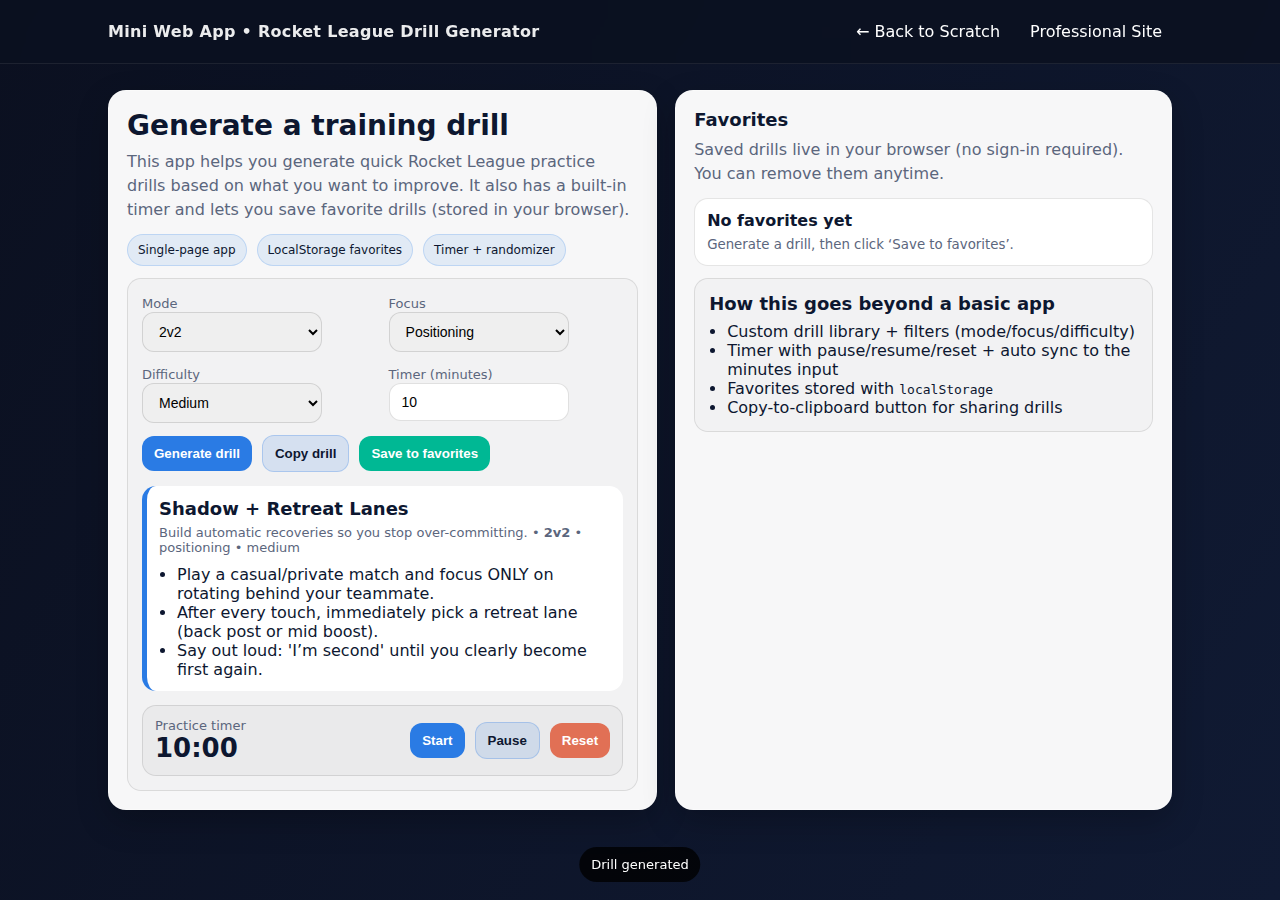
<file: app.html>
<!DOCTYPE html>
<html lang="en">
<head>
  <meta charset="UTF-8" />
  <meta name="viewport" content="width=device-width, initial-scale=1.0" />
  <title>Liam Stuart | Mini Web App</title>
  <style>
    /* Single-file app: HTML + CSS + JS on this page */
    :root{
      --bg1:#0b1020;
      --bg2:#101a33;
      --card:rgba(255,255,255,.97);
      --ink:#0d1730;
      --muted:#5b667d;
      --accent:#2a7be4;
      --accent2:#00b894;
      --danger:#e17055;
      --shadow:0 12px 32px rgba(0,0,0,.22);
      --radius:18px;
    }
    *{box-sizing:border-box;}
    body{
      margin:0;
      min-height:100vh;
      font-family: ui-sans-serif, system-ui, -apple-system, "Segoe UI", Roboto, Helvetica, Arial;
      background: linear-gradient(120deg, var(--bg1), var(--bg2));
      color:rgba(255,255,255,.92);
    }
    a{color:#fff; text-decoration:none;}
    a:hover{text-decoration:underline;}

    .top{
      position:sticky;
      top:0;
      backdrop-filter: blur(10px);
      background:rgba(11,16,32,.85);
      border-bottom:1px solid rgba(255,255,255,.08);
      z-index:10;
    }
    .top .wrap{
      max-width:1100px;
      margin:0 auto;
      padding:14px 18px;
      display:flex;
      align-items:center;
      gap:14px;
    }
    .title{font-weight:800; letter-spacing:.3px;}
    .links{margin-left:auto; display:flex; gap:10px; flex-wrap:wrap;}
    .links a{padding:8px 10px; border-radius:12px;}
    .links a:hover{background:rgba(255,255,255,.10);}

    .page{
      max-width:1100px;
      margin:0 auto;
      padding:26px 18px 46px;
      display:grid;
      grid-template-columns: 1.05fr .95fr;
      gap:18px;
    }
    @media (max-width: 920px){ .page{grid-template-columns:1fr;} }

    .card{
      background:var(--card);
      color:var(--ink);
      border-radius:var(--radius);
      box-shadow:var(--shadow);
      padding:18px;
      border:1px solid rgba(255,255,255,.35);
    }
    h1,h2{margin:0 0 8px;}
    h1{font-size:28px;}
    h2{font-size:18px;}
    p{margin:0 0 12px; color:var(--muted); line-height:1.5;}

    .row{display:flex; gap:10px; flex-wrap:wrap; align-items:center;}
    .pill{
      display:inline-flex;
      align-items:center;
      gap:8px;
      padding:8px 10px;
      border-radius:999px;
      background:rgba(42,123,228,.10);
      border:1px solid rgba(42,123,228,.20);
      color:var(--ink);
      font-size:12px;
    }

    label{font-size:13px; color:var(--muted);}
    select, input[type="number"], input[type="text"]{
      padding:10px 12px;
      border-radius:12px;
      border:1px solid rgba(0,0,0,.12);
      min-width:180px;
      font-size:14px;
    }

    .btn{
      border:0;
      border-radius:12px;
      padding:10px 12px;
      cursor:pointer;
      font-weight:700;
      background:var(--accent);
      color:#fff;
    }
    .btn.secondary{background:rgba(42,123,228,.14); color:var(--ink); border:1px solid rgba(42,123,228,.25);}
    .btn.good{background:var(--accent2);}
    .btn.warn{background:var(--danger);}
    .btn:active{transform:translateY(1px);}

    .panel{
      border-radius:14px;
      border:1px solid rgba(0,0,0,.10);
      padding:14px;
      background:rgba(0,0,0,.02);
      margin-top:12px;
    }

    .drill{
      border-left:5px solid var(--accent);
      padding:12px 12px;
      border-radius:14px;
      background:#fff;
    }
    .drill h3{margin:0 0 6px; font-size:18px;}
    .drill .meta{font-size:13px; color:var(--muted); margin-bottom:10px;}
    .drill ul{margin:0; padding-left:18px; color:var(--ink);}

    .split{display:grid; grid-template-columns:1fr 1fr; gap:12px;}
    @media (max-width: 560px){ .split{grid-template-columns:1fr;} }

    .timer{
      display:flex;
      align-items:center;
      justify-content:space-between;
      gap:10px;
      padding:12px;
      border-radius:14px;
      background:rgba(0,0,0,.03);
      border:1px solid rgba(0,0,0,.10);
    }
    .time{
      font-variant-numeric: tabular-nums;
      font-size:26px;
      font-weight:800;
      color:#0d1730;
    }

    .list{
      margin:10px 0 0;
      padding:0;
      list-style:none;
      display:flex;
      flex-direction:column;
      gap:10px;
    }

    .saved{
      display:flex;
      align-items:flex-start;
      justify-content:space-between;
      gap:12px;
      padding:12px;
      border-radius:14px;
      border:1px solid rgba(0,0,0,.10);
      background:#fff;
    }
    .saved strong{display:block; margin-bottom:4px;}
    .saved small{color:var(--muted);}

    .toast{
      position:fixed;
      left:50%;
      bottom:18px;
      transform:translateX(-50%);
      background:rgba(0,0,0,.78);
      color:#fff;
      padding:10px 12px;
      border-radius:999px;
      font-size:13px;
      opacity:0;
      pointer-events:none;
      transition:opacity .2s ease;
    }
    .toast.show{opacity:1;}
  </style>
</head>
<body>
  <div class="top">
    <div class="wrap">
      <div class="title">Mini Web App • Rocket League Drill Generator</div>
      <div class="links">
        <a href="scratch.html">← Back to Scratch</a>
        <a href="index.html">Professional Site</a>
      </div>
    </div>
  </div>

  <div class="page">
    <section class="card">
      <h1>Generate a training drill</h1>
      <p>
        This app helps you generate quick Rocket League practice drills based on what you want to improve.
        It also has a built-in timer and lets you save favorite drills (stored in your browser).
      </p>

      <div class="row" style="margin-top:8px;">
        <span class="pill">Single-page app</span>
        <span class="pill">LocalStorage favorites</span>
        <span class="pill">Timer + randomizer</span>
      </div>

      <div class="panel">
        <div class="split">
          <div>
            <label for="mode">Mode</label><br />
            <select id="mode">
              <option value="2v2">2v2</option>
              <option value="1v1">1v1</option>
              <option value="3v3">3v3</option>
              <option value="freeplay">Freeplay</option>
            </select>
          </div>
          <div>
            <label for="focus">Focus</label><br />
            <select id="focus">
              <option value="positioning">Positioning</option>
              <option value="defense">Defense</option>
              <option value="firsttouch">First touch</option>
              <option value="shooting">Shooting</option>
              <option value="kickoffs">Kickoffs</option>
              <option value="boost">Boost management</option>
              <option value="consistency">Consistency</option>
            </select>
          </div>
          <div>
            <label for="difficulty">Difficulty</label><br />
            <select id="difficulty">
              <option value="easy">Easy</option>
              <option value="medium" selected>Medium</option>
              <option value="hard">Hard</option>
            </select>
          </div>
          <div>
            <label for="minutes">Timer (minutes)</label><br />
            <input id="minutes" type="number" min="1" max="60" value="10" />
          </div>
        </div>

        <div class="row" style="margin-top:12px;">
          <button class="btn" id="generate">Generate drill</button>
          <button class="btn secondary" id="copy">Copy drill</button>
          <button class="btn good" id="save">Save to favorites</button>
        </div>

        <div id="drill" class="drill" style="margin-top:14px; display:none;"></div>

        <div class="timer" style="margin-top:14px;">
          <div>
            <div style="font-size:13px; color:var(--muted);">Practice timer</div>
            <div class="time" id="time">10:00</div>
          </div>
          <div class="row" style="justify-content:flex-end;">
            <button class="btn" id="start">Start</button>
            <button class="btn secondary" id="pause">Pause</button>
            <button class="btn warn" id="reset">Reset</button>
          </div>
        </div>
      </div>
    </section>

    <aside class="card">
      <h2>Favorites</h2>
      <p>Saved drills live in your browser (no sign-in required). You can remove them anytime.</p>

      <ul class="list" id="favorites"></ul>

      <div class="panel">
        <h2>How this goes beyond a basic app</h2>
        <ul style="margin:0; padding-left:18px; color:var(--ink);">
          <li>Custom drill library + filters (mode/focus/difficulty)</li>
          <li>Timer with pause/resume/reset + auto sync to the minutes input</li>
          <li>Favorites stored with <code>localStorage</code></li>
          <li>Copy-to-clipboard button for sharing drills</li>
        </ul>
      </div>
    </aside>
  </div>

  <div class="toast" id="toast">Copied!</div>

  <script>
    // --- Drill library (hand-tuned) ---
    const DRILLS = [
      {
        focus: "positioning",
        mode: ["2v2","3v3"],
        difficulty: "easy",
        title: "Shadow + Retreat Lanes",
        meta: "Build automatic recoveries so you stop over-committing.",
        steps: [
          "Play a casual/private match and focus ONLY on rotating behind your teammate.",
          "After every touch, immediately pick a retreat lane (back post or mid boost).",
          "Say out loud: 'I’m second' until you clearly become first again."
        ]
      },
      {
        focus: "positioning",
        mode: ["1v1"],
        difficulty: "medium",
        title: "Challenge Timing (1v1)",
        meta: "Improve reads: when to dive, when to shadow.",
        steps: [
          "For 5 minutes, do NOT challenge until the opponent’s touch is heavy.",
          "Next 5 minutes, challenge early whenever they face away from the ball.",
          "Review: which style gave fewer open nets?"
        ]
      },
      {
        focus: "defense",
        mode: ["2v2","3v3"],
        difficulty: "medium",
        title: "Back Post Discipline",
        meta: "Fix the #1 defensive habit that wins games.",
        steps: [
          "On every defensive rotation, touch back post before you challenge.",
          "If the ball is mid, you stay patient and cover net-first.",
          "Only dive if the shot is immediate or your teammate calls you up."
        ]
      },
      {
        focus: "defense",
        mode: ["freeplay"],
        difficulty: "easy",
        title: "50/50 Fundamentals",
        meta: "Practice not getting dunked.",
        steps: [
          "In Freeplay, roll the ball forward, then approach as if for a 50.",
          "Focus on staying centered behind the ball with your nose slightly down.",
          "Repeat 20 times from different angles."
        ]
      },
      {
        focus: "shooting",
        mode: ["freeplay"],
        difficulty: "medium",
        title: "Corners Only",
        meta: "Accuracy > power.",
        steps: [
          "Take 25 shots: only count it if it hits inside either corner of the net.",
          "If you miss, repeat the same setup until you score a corner.",
          "Finish with 10 fast shots using minimal boost."
        ]
      },
      {
        focus: "firsttouch",
        mode: ["freeplay"],
        difficulty: "hard",
        title: "First Touch to Space",
        meta: "Turn possessions into pressure.",
        steps: [
          "Hit the ball up the wall, then catch/soft-touch it downfield.",
          "Your first touch must move the ball away from an imaginary defender.",
          "Repeat until you get 10 clean first touches in a row."
        ]
      },
      {
        focus: "kickoffs",
        mode: ["1v1","2v2"],
        difficulty: "medium",
        title: "Kickoff Consistency",
        meta: "Reduce freebies. Win more games.",
        steps: [
          "Play 10 kickoffs and focus on hitting the center of the ball.",
          "Alternate between normal kickoff and delayed kickoff.",
          "Track outcomes: win/neutral/lose. Aim for 7+ neutral or better."
        ]
      },
      {
        focus: "boost",
        mode: ["2v2","3v3"],
        difficulty: "easy",
        title: "Small Pads Route",
        meta: "Stop 'boost chasing' and stay relevant.",
        steps: [
          "For a full match, you may ONLY take small pads (no big boosts).",
          "Stay supersonic using pad lines and momentum.",
          "Notice how much more often you’re in the play."
        ]
      },
      {
        focus: "consistency",
        mode: ["freeplay"],
        difficulty: "medium",
        title: "10-in-a-Row Challenge",
        meta: "Make mechanics reliable.",
        steps: [
          "Pick one mechanic (half-flip, wave-dash, fast aerial, etc.).",
          "Do it 10 times in a row with no mistakes.",
          "If you fail, restart the count."
        ]
      }
    ];

    // --- DOM ---
    const $ = (id) => document.getElementById(id);
    const mode = $("mode"), focus = $("focus"), difficulty = $("difficulty"), minutes = $("minutes");
    const drillBox = $("drill");
    const favoritesEl = $("favorites");

    // --- Toast ---
    const toast = $("toast");
    let toastTimer;
    function showToast(msg){
      toast.textContent = msg;
      toast.classList.add("show");
      clearTimeout(toastTimer);
      toastTimer = setTimeout(() => toast.classList.remove("show"), 1200);
    }

    // --- Favorites storage ---
    const STORE_KEY = "liam_rl_drill_favorites_v1";
    function loadFavs(){
      try{ return JSON.parse(localStorage.getItem(STORE_KEY) || "[]"); }
      catch{ return []; }
    }
    function saveFavs(favs){
      localStorage.setItem(STORE_KEY, JSON.stringify(favs));
      renderFavs();
    }
    function renderFavs(){
      const favs = loadFavs();
      favoritesEl.innerHTML = "";
      if(favs.length === 0){
        const li = document.createElement("li");
        li.innerHTML = "<div class='saved'><div><strong>No favorites yet</strong><small>Generate a drill, then click ‘Save to favorites’.</small></div></div>";
        favoritesEl.appendChild(li);
        return;
      }
      favs.forEach((f, idx) => {
        const li = document.createElement("li");
        li.className = "saved";
        li.innerHTML = `
          <div>
            <strong>${escapeHtml(f.title)}</strong>
            <small>${escapeHtml(f.meta)} • ${escapeHtml(f.mode)} • ${escapeHtml(f.focus)} • ${escapeHtml(f.difficulty)}</small>
          </div>
          <div class="row" style="justify-content:flex-end;">
            <button class="btn secondary" data-action="load" data-idx="${idx}">Load</button>
            <button class="btn warn" data-action="delete" data-idx="${idx}">Delete</button>
          </div>
        `;
        favoritesEl.appendChild(li);
      });
    }

    function escapeHtml(str){
      return String(str)
        .replaceAll("&","&amp;")
        .replaceAll("<","&lt;")
        .replaceAll(">","&gt;")
        .replaceAll('"',"&quot;")
        .replaceAll("'","&#039;");
    }

    // --- Drill generation ---
    let currentDrill = null;

    function pickRandom(arr){
      return arr[Math.floor(Math.random()*arr.length)];
    }

    function generate(){
      const m = mode.value;
      const f = focus.value;
      const d = difficulty.value;

      const pool = DRILLS.filter(dr => dr.focus === f && dr.difficulty === d && dr.mode.includes(m));
      const fallback = DRILLS.filter(dr => dr.focus === f && dr.mode.includes(m));
      const chosen = (pool.length ? pickRandom(pool) : pickRandom(fallback.length ? fallback : DRILLS));

      currentDrill = {
        title: chosen.title,
        meta: chosen.meta,
        steps: chosen.steps,
        mode: m,
        focus: f,
        difficulty: d
      };

      drillBox.style.display = "block";
      drillBox.innerHTML = `
        <h3>${escapeHtml(currentDrill.title)}</h3>
        <div class="meta">${escapeHtml(currentDrill.meta)} • <strong>${escapeHtml(m)}</strong> • ${escapeHtml(f)} • ${escapeHtml(d)}</div>
        <ul>${currentDrill.steps.map(s => `<li>${escapeHtml(s)}</li>`).join("")}</ul>
      `;
      showToast("Drill generated");
    }

    // --- Clipboard ---
    async function copyDrill(){
      if(!currentDrill){ generate(); }
      const text = `${currentDrill.title}\n${currentDrill.meta}\nMode: ${currentDrill.mode} | Focus: ${currentDrill.focus} | Difficulty: ${currentDrill.difficulty}\n\n- ${currentDrill.steps.join("\n- ")}`;
      try{
        await navigator.clipboard.writeText(text);
        showToast("Copied to clipboard");
      }catch{
        showToast("Copy failed (browser blocked)");
      }
    }

    function saveCurrent(){
      if(!currentDrill){ generate(); }
      const favs = loadFavs();

      // avoid duplicates by title+mode+focus+difficulty
      const key = `${currentDrill.title}|${currentDrill.mode}|${currentDrill.focus}|${currentDrill.difficulty}`;
      const exists = favs.some(x => `${x.title}|${x.mode}|${x.focus}|${x.difficulty}` === key);
      if(exists){ showToast("Already saved"); return; }

      favs.unshift({ ...currentDrill, savedAt: Date.now() });
      saveFavs(favs.slice(0, 12)); // keep it tidy
      showToast("Saved");
    }

    favoritesEl.addEventListener("click", (e) => {
      const btn = e.target.closest("button");
      if(!btn) return;
      const action = btn.dataset.action;
      const idx = Number(btn.dataset.idx);
      const favs = loadFavs();
      if(!Number.isFinite(idx) || idx < 0 || idx >= favs.length) return;

      if(action === "delete"){
        favs.splice(idx, 1);
        saveFavs(favs);
        showToast("Deleted");
      }
      if(action === "load"){
        const f = favs[idx];
        mode.value = f.mode;
        focus.value = f.focus;
        difficulty.value = f.difficulty;
        currentDrill = f;
        drillBox.style.display = "block";
        drillBox.innerHTML = `
          <h3>${escapeHtml(f.title)}</h3>
          <div class="meta">${escapeHtml(f.meta)} • <strong>${escapeHtml(f.mode)}</strong> • ${escapeHtml(f.focus)} • ${escapeHtml(f.difficulty)}</div>
          <ul>${f.steps.map(s => `<li>${escapeHtml(s)}</li>`).join("")}</ul>
        `;
        showToast("Loaded");
      }
    });

    // --- Timer ---
    let remaining = 10 * 60;
    let tick = null;

    function fmt(sec){
      const m = Math.floor(sec/60);
      const s = sec%60;
      return `${String(m).padStart(2,'0')}:${String(s).padStart(2,'0')}`;
    }

    function syncFromInput(){
      const mins = Math.max(1, Math.min(60, Number(minutes.value || 10)));
      remaining = mins * 60;
      $("time").textContent = fmt(remaining);
    }

    function startTimer(){
      if(tick) return;
      tick = setInterval(() => {
        remaining = Math.max(0, remaining - 1);
        $("time").textContent = fmt(remaining);
        if(remaining === 0){
          pauseTimer();
          showToast("Time! Great work.");
        }
      }, 1000);
    }

    function pauseTimer(){
      if(!tick) return;
      clearInterval(tick);
      tick = null;
    }

    function resetTimer(){
      pauseTimer();
      syncFromInput();
      showToast("Timer reset");
    }

    // --- Wire up buttons ---
    $("generate").addEventListener("click", generate);
    $("copy").addEventListener("click", copyDrill);
    $("save").addEventListener("click", saveCurrent);

    $("start").addEventListener("click", startTimer);
    $("pause").addEventListener("click", pauseTimer);
    $("reset").addEventListener("click", resetTimer);

    minutes.addEventListener("change", syncFromInput);

    // init
    syncFromInput();
    renderFavs();
    generate();
  </script>
</body>
</html>
</file>
